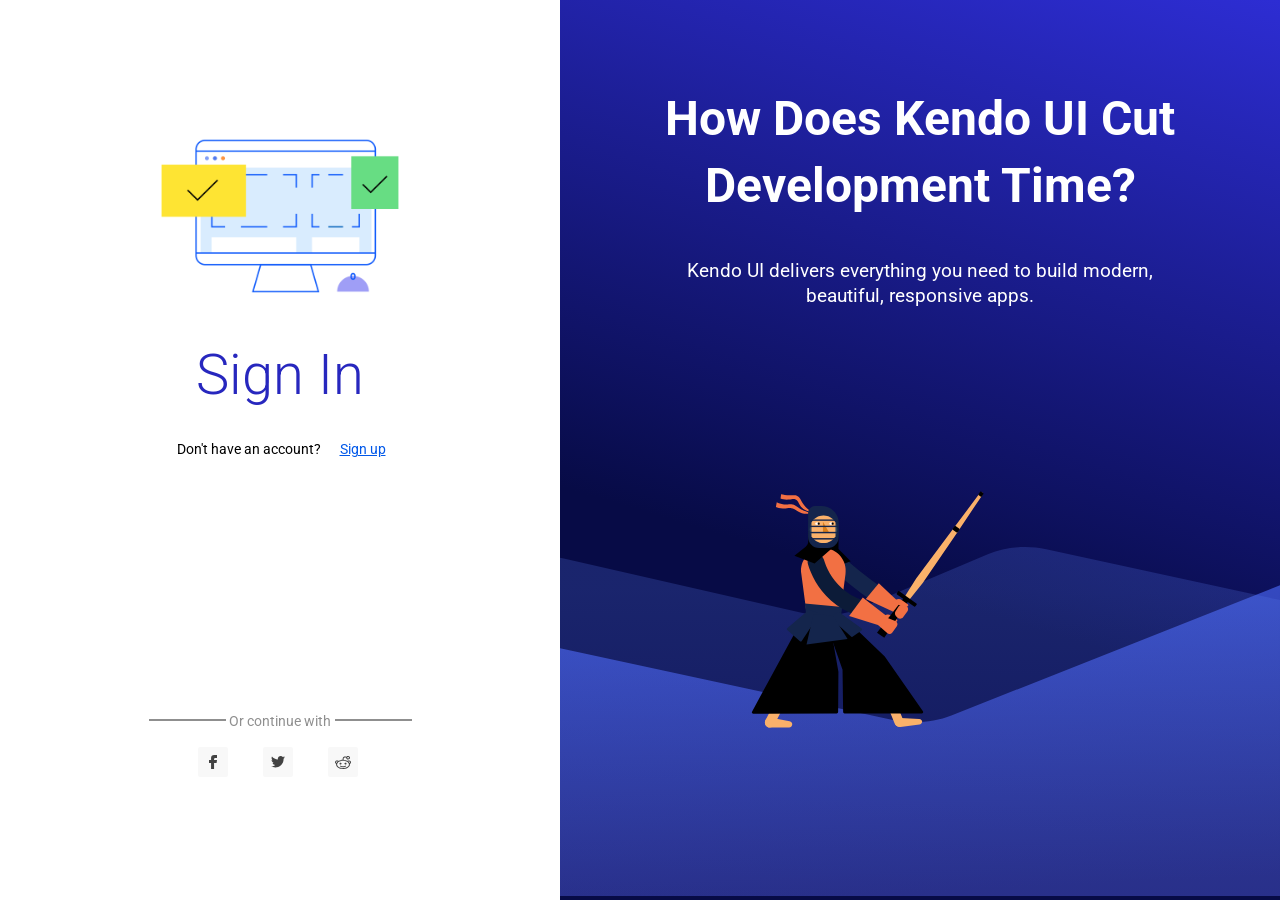
<file: SkillIT-UI/wwwroot/admin-panel/login.html>
<!DOCTYPE html>
<html>

<head>
    <meta charset="utf-8">
    <meta name="viewport" content="width=device-width, initial-scale=1">
    <title>Admin Dashboard</title>
    <link rel="stylesheet" href="https://kendo.cdn.telerik.com/2023.1.117/styles/kendo.default-v2.min.css">

    <link href="https://fonts.googleapis.com/css2?family=Roboto:wght@300;400&display=swap" rel="stylesheet">

    <script src="https://code.jquery.com/jquery-1.12.3.min.js"></script>
    <script src="https://kendo.cdn.telerik.com/2023.1.117/js/jszip.min.js"></script>
    <script src="https://kendo.cdn.telerik.com/2023.1.117/js/kendo.all.min.js"></script>
</head>

<body>

<div id="sign-in-page">
        <div id="sign-in-wrapper">
            <div id="logo-wrapper">
                <div id="logo">
                    <img src="./Content/images/signin-logo.svg"></img>
                </div>
                <div id='banner'>
                    Sign In
                </div>
                <div id="account">
                    Don't have an account? <a href="signup.html">Sign up</a>
                </div>
            </div>
            <div id="inputs-wrapper">
                <form id="login"></form>
                
            </div>
            <div id="continue-with-wrapper">
                <hr > <span>Or continue with</span><hr>
            </div>
            <div id="social-wrapper">
                <a href="#" class='facebook'>
                    <img src="./Content/images/facebook.svg"></img>
                </a>
                <a href="#" class='twitter'>
                    <img src="./Content/images/twitter.svg"></img>
                </a>
                <a href="#" class='reddit'>
                    <img src="./Content/images/reddit.svg"></img>
                </a>
            </div>
        </div>
        <div id="frame-wrapper">
            <div id="text-wrapper">
            <h2>How Does Kendo UI Cut Development Time?</h2>
            <h4>Kendo UI delivers everything you need to build modern, beautiful, responsive apps.</h4>
                <div id="image-wrapper">
                    <img src="./Content/images/kendoka-waves.svg"></img>
                </div>
                </div>
        </div>
</div>
    <script>
        $(document).ready(function(){
            $("#login").kendoForm({
                grid:{
                    cols:1,
                    gutter:5
                },
                buttonsTemplate: "<a href='index.html' class='k-button k-button-md k-button-rectangle k-rounded-md k-button-solid k-button-solid-base'>Sign In</a>",
                formData:{
                    Email:"",
                    Password:"",
                    RememberMe:false
                },
                items: [
                    {
                        field: "Email",
                        label:"",
                        attributes:{
                            placeholder: "Email",
                            required:true
                        }
                    }, 
                    {
                        field: "Password",
                        label:"",
                        attributes:{
                            type:"password",
                            required:true
                        }
                    },
                    {
                        field: "RememberMe",
                        label:"Remember Me",
                        attributes:{
                            type:"checkbox"
                        }
                    }
                ]
            })
            $("#Password").parent().append("<span class='k-icon k-i-preview'></span>");
            $("#Password").val("somepassword");
            $(".k-i-preview").mousedown(function(){

                $("#Password").attr("type", "text");
            })
            $(".k-i-preview").mouseup(function(){

                $("#Password").attr("type", "password");
            })           
        })
    </script>

<style>
    body {
        margin: 0;
        font-family: Roboto;
        font-style: normal;
        font-weight: normal;
    }

    span.k-textbox {
        width: 100%;
    }

    .k-icon.k-i-preview {
        z-index:10;
        position: absolute;
        bottom: 2px;
        right: 5px;
        width: 24px;
        height: 24px;
        color:gray;
    }
    #logo-wrapper{
        height: 370px;
        width: 270px;

    }

    #logo {
        height: 186px;
        width: 270px;
    }
    #banner {
        height: 68px;
        color:#2727BE;
        font-weight: 300;
        font-size: 56px;
        display: flex;
        align-items: center;
        justify-content:center;
        margin-top:32px;
    }
    #account{
        position: relative;
        height: 20px;
        left: 31.5px;
        margin:32px 0px 32px 0px;
        font-size: 14px;

    }

    #account>a {
        margin-left: 16px;
        color:#0058E9;
    }

    #continue-with-wrapper {
        display: inline-flex;
        height: 20px;
        width: 270px;
        margin-bottom:16px;
        margin-top: 16px;

    }
    #continue-with-wrapper>span{
        position: static;
        color: #8F8F8F;       
        font-size: 14px;
        line-height: 20px;

    }
   
    hr {
        width:75px;
        height:0px;
        border: 1px solid #8F8F8F;
    }

    #sign-in-page {
        position: relative;
        height: 100vh;
        display: flex;
        background: linear-gradient(16.66deg, #070B46 45.27%, #2D2DD3 100%);
    }
    
    #sign-in-wrapper {
        display: flex;
        flex-direction: column;
        justify-content: center;
        align-items: center;
        height: 100vh;
        min-width: 560px;
        width: 39%;
        z-index: 1;
        background: #FFFFFF;
    }

    #login {
        height: 202px;
        width: 270px;
        justify-content: space-between;
        display: flex;
        flex-flow: column;

    }
    div.k-form-field:nth-child(3) {
        display: flex;
    }
    #RememberMe-form-label {
        order: 1;
        padding-left: 0.5em;
    }
    .k-form-field-wrap {
        position: relative;
    }

    .k-button, .k-button:hover {
        height: 30px;
        width: 270px;
        background:#FF6358;
        color: #FFFFFF;

    }
    #social-wrapper {
        display: flex;
        width:194px;
        height:30px; 
        top:755px;
        left:183px; 
        
    }

    .facebook {
        height: 30px;
        width: 30px;
        left: 20px;
        top: 0px;
        display: flex;
        flex-direction: row;
        justify-content: center;
        align-items: center;
        margin-left: 15px;
        background: rgba(66, 66, 66, 0.04);
        border-radius: 2px;

    }

    .twitter {
        height: 30px;
        width: 30px;
        left: 20px;
        top: 0px;
        display: flex;
        flex-direction: row;
        justify-content: center;
        align-items: center;
        margin-left: 35px;
        background: rgba(66, 66, 66, 0.04);
        border-radius: 2px;

    }
    
    .reddit{
        height: 30px;
        width: 30px;
        left: 20px;
        top: 0px;
        display: flex;
        flex-direction: row;
        justify-content: center;
        align-items: center;
        margin-left: 35px;
        background: rgba(66, 66, 66, 0.04);
        border-radius: 2px;

    }
    #image-wrapper {
        position: absolute;
        right: 0;
        bottom: 0;
        overflow: hidden;
        width: 61%;
    }

    #image-wrapper img {
        width: 100%;
    }

    #frame-wrapper {
        display: flex;
        flex-direction: column;
        align-items: center;
        height: 100vh;
        width: 61%;
        max-width: 542px;
        margin: 0 auto;

    }

    #frame-wrapper h2 {
        font-size:48px;
        color:#FFFFFF;
        font-weight: bold;
        text-align: center;
        line-height: 1.4;
    }

    #frame-wrapper h4 {
        font-size: 19px;
        text-align:center;
        color:#FFFFFF;
        font-weight: normal;
        line-height:1.3;
    }

    #wave {
        width: 100vw;
    }

   #text-wrapper {
       margin-top: 5vh;
   }
</style>
</body>
</html>
</file>
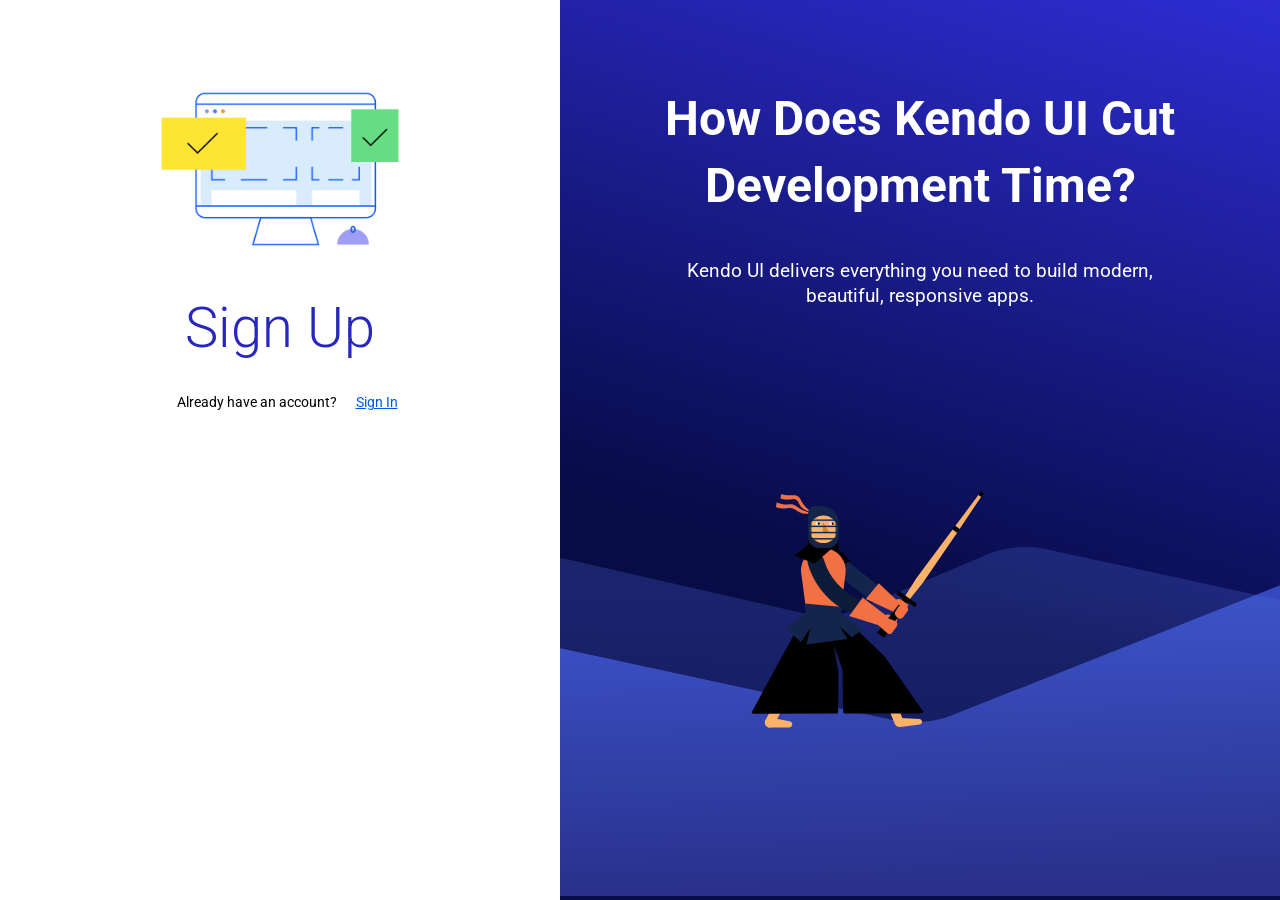
<file: SkillIT-UI/wwwroot/admin-panel/signup.html>
<!DOCTYPE html>
<html>

<head>
    <meta charset="utf-8">
    <meta name="viewport" content="width=device-width, initial-scale=1">
    <title>Admin Dashboard</title>
    <link rel="stylesheet" href="https://kendo.cdn.telerik.com/2023.1.117/styles/kendo.default-v2.min.css">

    <link href="https://fonts.googleapis.com/css2?family=Roboto:wght@300;400&display=swap" rel="stylesheet">

    <script src="https://code.jquery.com/jquery-1.12.3.min.js"></script>
    <script src="https://kendo.cdn.telerik.com/2023.1.117/js/jszip.min.js"></script>
    <script src="https://kendo.cdn.telerik.com/2023.1.117/js/kendo.all.min.js"></script>
</head>

<body>
<div id="sign-in-page">
    <div id="sign-in-wrapper">
        <div id="logo-wrapper">
            <div id="logo">
                <img src="./Content/images/signin-logo.svg"></img>
            </div>
            <div id='banner'>
                Sign Up
            </div>
            <div id="account">
                Already have an account? <a href="login.html">Sign In</a>
            </div>
        </div>
        <div id="inputs-wrapper">
            <form id="login"></form>           
        </div>
        
    </div>
    <div id="frame-wrapper">
        <div id="text-wrapper">
        <h2>How Does Kendo UI Cut Development Time?</h2>
        <h4>Kendo UI delivers everything you need to build modern, beautiful, responsive apps.</h4>
            <div id="image-wrapper">
                <img src="./Content/images/kendoka-waves.svg"></img>
            </div>
            </div>
        </div>
</div>
<script>
    $(document).ready(function(){
        $("#login").kendoForm({
            grid:{
                cols:1,
                gutter:5
            },
            buttonsTemplate: "<a href='index.html' class='k-button k-button-md k-button-rectangle k-rounded-md k-button-flat k-button-flat-base'>Create free account</a>",
            formData:{
                fullname:"",
                email:"",
                password:"",
                company:"",
                agree:false
            },
            items: [
                {
                    field: "fullname",
                    label:"",
                    attributes:{
                        placeholder: "Full Name",
                        required:true
                    }
                }, 
                {
                    field: "email",
                    label:"",
                    attributes:{
                        placeholder: "Email Address",
                        required:true
                    }
                },
                {
                    field: "password",
                    label:"",
                    attributes:{
                        placeholder: "Password",
                        type:"password",
                        required:true
                    }
                },
                {
                    field: "company",
                    label:"",
                    attributes:{
                        placeholder: "Company",
                        required:true
                    }
                },                
                {
                    field: "agree",
                    label:{
                        text:"I agree to the <a href='#''>Terms of Services</a> and <a href='#''>Privacy Policy</a>",
                        encoded:false
                    },
                    attributes:{
                        type:"checkbox"
                    }
                }
            ]
        })
        $("#password").parent().append("<span class='k-icon k-i-preview'></span>");
        $(".k-i-preview").mousedown(function(){

            $("#password").attr("type", "text");
        })
        $(".k-i-preview").mouseup(function(){

            $("#password").attr("type", "password");
        })           
    })
</script>

<style>
body {
    margin: 0;
    font-family: Roboto;
    font-style: normal;
    font-weight: normal;
}

span.k-textbox {
    width: 100%;
}

#logo-wrapper{
    height: 370px;
    width: 270px;

}

#logo {
    height: 186px;
    width: 270px;
}
#banner {
    height: 68px;
    color:#2727BE;
    font-weight: 300;
    font-size: 56px;
    display: flex;
    align-items: center;
    justify-content:center;
    margin-top:32px;
}
#account{
    position: relative;
    height: 20px;
    left: 31.5px;
    margin:32px 0px 32px 0px;
    font-size: 14px;

}

#account>a {
    margin-left: 16px;
    color:#0058E9;
}

#continue-with-wrapper {
    display: inline-flex;
    height: 20px;
    width: 270px;
    margin-bottom:16px;

}
#continue-with-wrapper>span{
    position: static;
    color: #8F8F8F;       
    font-size: 14px;
    line-height: 20px;

}
div.k-form-field:nth-child(5) {
        display: flex;
    }
#agree-form-label{
    display: block;
    order: 1;
    padding-left: 0.5em;   
}
div.k-form-field:nth-child(3) {
        position: relative;
    }        
.k-icon.k-i-preview {
        z-index: 10;
        position: absolute;
        bottom: 2px;
        right: 5px;
        width: 24px;
        height: 24px;
        color:gray;
    }
hr {
    width:75px;
    height:0px;
    border: 1px solid #8F8F8F;
}

#sign-in-page {
    position: relative;
    height: 100vh;
    display: flex;
    background: linear-gradient(16.66deg, #070B46 45.27%, #2D2DD3 100%);
}

#sign-in-wrapper {
    display: flex;
    flex-direction: column;
    justify-content: center;
    align-items: center;
    height: 100vh;
    min-width: 560px;
    width: 39%;
    z-index: 1;
    background: #FFFFFF;
}

#login {
    height: 346px;
    width: 270px;
    padding:16px 0px 16px 0px;
    justify-content: space-between;
    display: flex;
    flex-flow: column;

}

#email {
    height: 30px;
    width: 270px;
    top: calc(50% - 30px/2);
}

#password {
    height: 30px;
    width: 270px;

}

.k-button, .k-button:hover {
    height: 30px;
    width: 270px;
    background:#FF6358 !important;
    color: #FFFFFF;

}
#social-wrapper {
    display: flex;
    width:194px;
    height:30px; 
    top:755px;
    left:183px; 
    
}

.facebook {
    height: 30px;
    width: 30px;
    left: 20px;
    top: 0px;
    display: flex;
    flex-direction: row;
    justify-content: center;
    align-items: center;
    margin-left: 15px;
    background: rgba(66, 66, 66, 0.04);
    border-radius: 2px;

}

.twitter {
    height: 30px;
    width: 30px;
    left: 20px;
    top: 0px;
    display: flex;
    flex-direction: row;
    justify-content: center;
    align-items: center;
    margin-left: 35px;
    background: rgba(66, 66, 66, 0.04);
    border-radius: 2px;

}

.reddit{
    height: 30px;
    width: 30px;
    left: 20px;
    top: 0px;
    display: flex;
    flex-direction: row;
    justify-content: center;
    align-items: center;
    margin-left: 35px;
    background: rgba(66, 66, 66, 0.04);
    border-radius: 2px;

}
#image-wrapper {
    position: absolute;
    right: 0;
    bottom: 0;
    overflow: hidden;
    width: 61%;
}

#image-wrapper img {
    width: 100%;
}

#frame-wrapper {
    display: flex;
    flex-direction: column;
    align-items: center;
    height: 100vh;
    width: 61%;
    max-width: 542px;
    margin: 0 auto;

}

#frame-wrapper h2 {
    font-size:48px;
    color:#FFFFFF;
    font-weight: bold;
    text-align: center;
    line-height: 1.4;
}

#frame-wrapper h4 {
    font-size: 19px;
    text-align:center;
    color:#FFFFFF;
    font-weight: normal;
    line-height:1.3;
}

#wave {
    width: 100vw;
}

#text-wrapper {
   margin-top: 5vh;
}
</style>
</body>
</html>
</file>
